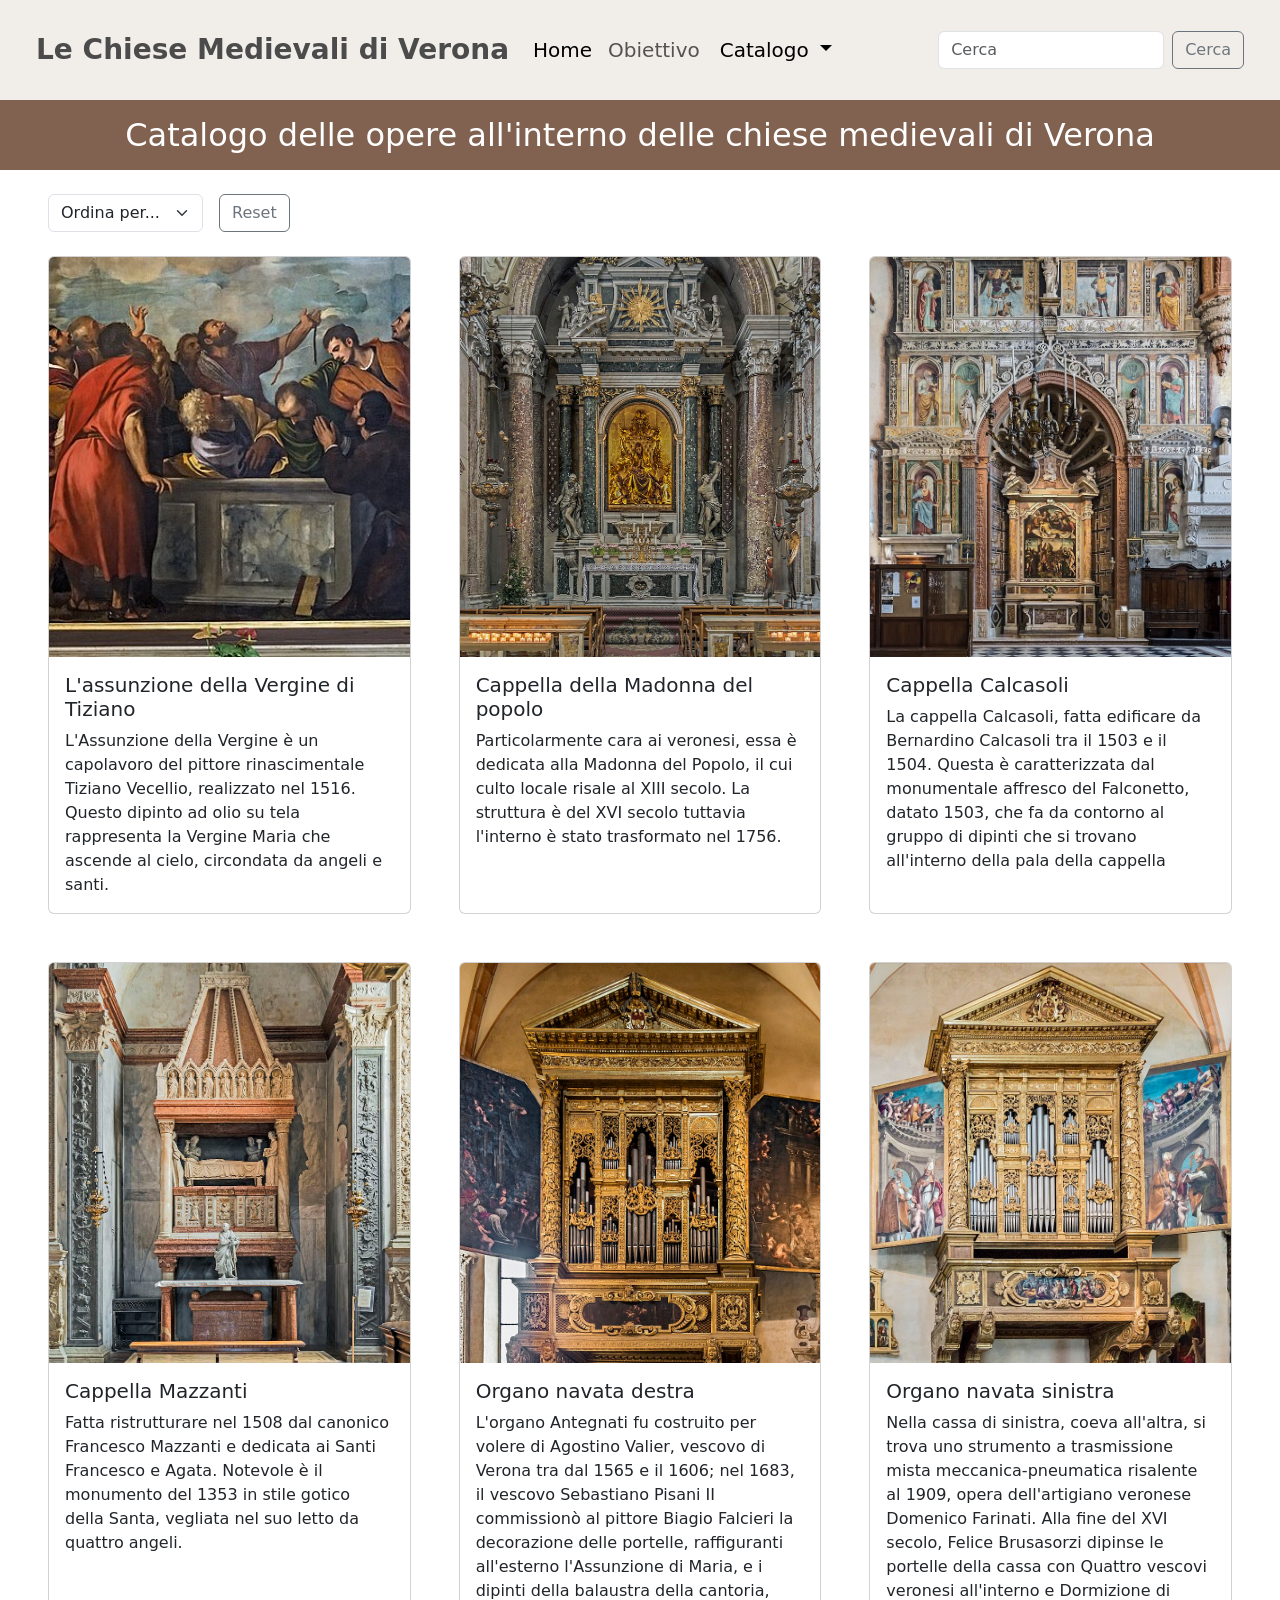
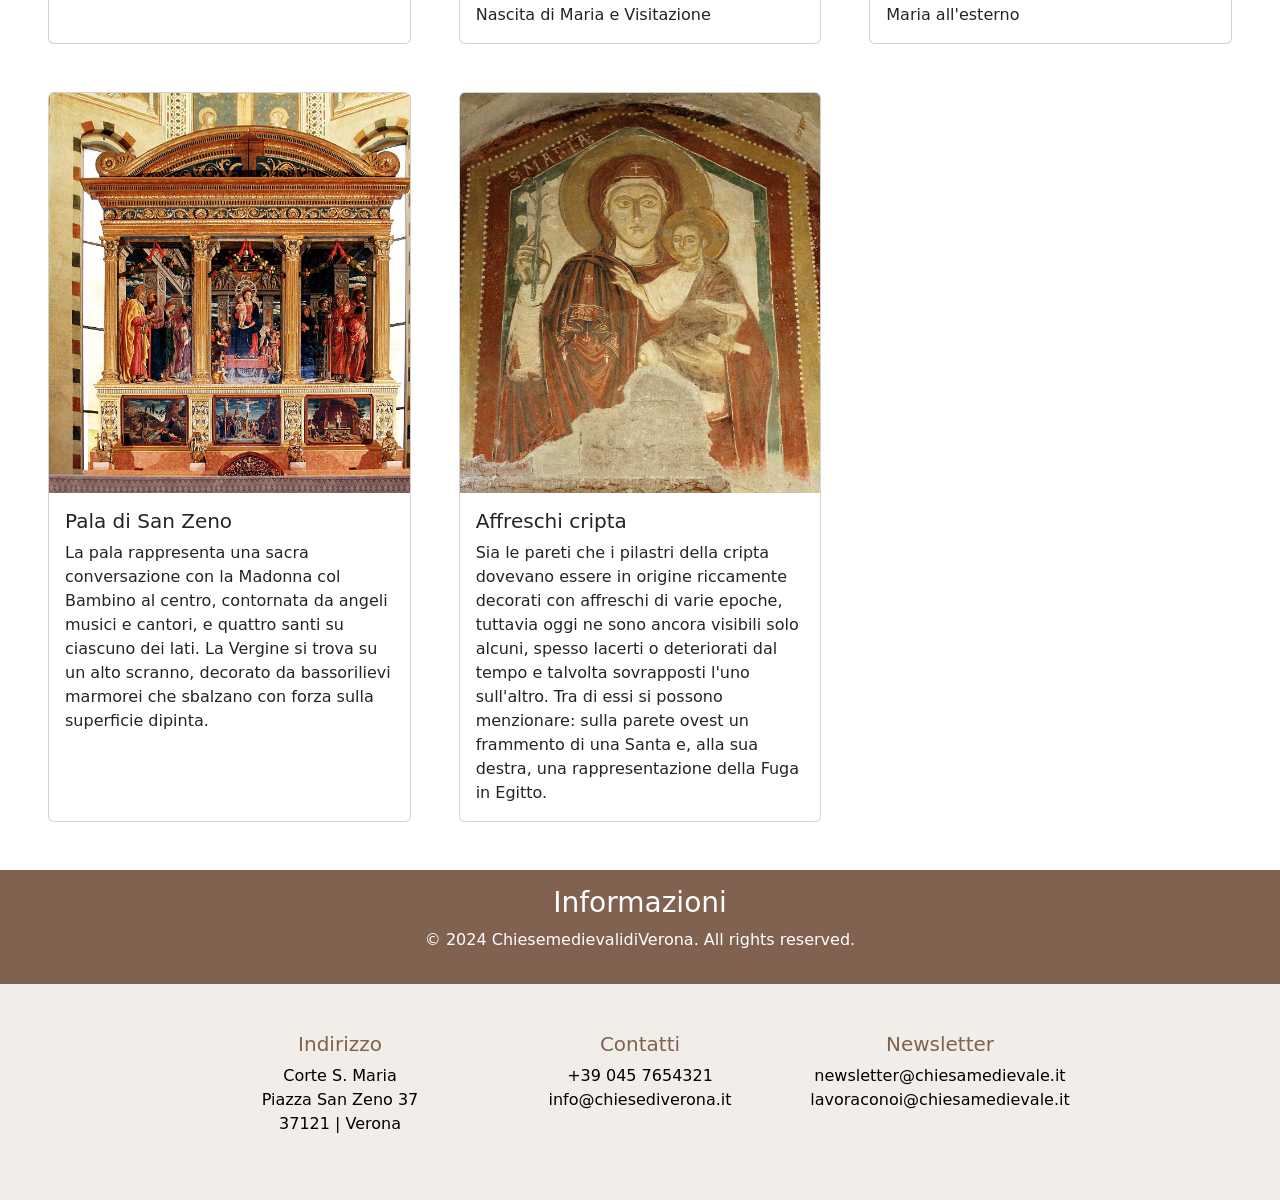
<file: catalogo.html>
<!doctype html>
<html lang="it">
  <head>
    <meta charset="utf-8">
    <meta name="viewport" content="width=device-width, initial-scale=1">
    <title>Chiese medievali di Verona</title>
    <link href="https://cdn.jsdelivr.net/npm/bootstrap@5.3.8/dist/css/bootstrap.min.css" rel="stylesheet" integrity="sha384-sRIl4kxILFvY47J16cr9ZwB07vP4J8+LH7qKQnuqkuIAvNWLzeN8tE5YBujZqJLB" crossorigin="anonymous">
    <link rel="stylesheet" href="styles/common.css">
    <link rel="stylesheet" href="styles/catalogo.css">
  </head>
  <body>
 
    <div class="navbar-container">
      <nav class="navbar navbar-expand-lg navbar-light p-4">
        <div class="container-fluid">
          <button class="navbar-toggler" type="button" data-bs-toggle="collapse" data-bs-target="#navbarToggler" aria-controls="navbarToggler" aria-expanded="false" aria-label="Toggle navigation">
            <span class="navbar-toggler-icon"></span>
          </button>
          <div class="collapse navbar-collapse" id="navbarToggler">
            <a class="navbar-brand fs-3 fw-bold" href="#" style="color: #4b4b4b;">Le Chiese Medievali di Verona</a>
            <ul class="navbar-nav me-auto">
              <li class="nav-item">
                <a class="nav-link active fs-5" aria-current="page" href="./index.html">Home</a>
              </li>
              <li class="nav-item">
                <a class="nav-link fs-5" href="#">Obiettivo</a>
              </li>
              <li class="nav-item" style="margin-top: 1.5px;">
                <button class="navbar-toggler" type="button" data-bs-toggle="collapse" data-bs-target="#navbarNavDarkDropdown" aria-controls="navbarNavDarkDropdown" aria-expanded="false" aria-label="Toggle navigation">
                  <span class="navbar-toggler-icon"></span>
                </button>
                <div class="collapse navbar-collapse" id="navbarNavDarkDropdown">
                  <ul class="navbar-nav">
                    <li class="nav-item dropdown">
                      <button class="btn btn-light dropdown-toggle fs-5" style="background-color: #F1EDE8; border-width: 0;" data-bs-toggle="dropdown" aria-expanded="false">
                        Catalogo
                      </button>
                      <ul class="dropdown-menu dropdown-menu-light">
                        <li><a class="dropdown-item fs-5" href="catalogo.html">Lista</a></li>
                        <li><a class="dropdown-item fs-5" href="#">Data</a></li>
                        <li><a class="dropdown-item fs-5" href="#">Stile architettonico</a></li>
                      </ul>
                    </li>
                  </ul>
                </div>
              </li>
            </ul>
            <form class="d-flex">
              <input class="form-control me-2" type="search" placeholder="Cerca" aria-label="Cerca">
              <button class="btn btn-outline-secondary" type="submit">Cerca</button>
            </form>
          </div>
        </div>
      </nav>
    </div>
   

    <h2 class="text-center py-3" style="background-color: rgb(129, 97, 79); color: white;">
      Catalogo delle opere all'interno delle chiese medievali di Verona
    </h2>

    <div class="ms-5 d-flex gap-3 my-4">
      <select id="sort" class="form-select w-auto">
        <option value="">Ordina per...</option>
        <option value="data">Data</option>
        <option value="stile">Stile artistico</option>
      </select>
      <button id="reset" class="btn btn-outline-secondary">Reset</button>
    </div>

    <div id="cards" class="row row-cols-1 row-cols-md-2 row-cols-lg-3 row-cols-xxl-4 g-5 mx-4 mb-5">
      <div class="col">
        <a href="tiziano.html" class="card-link" data-data="1535" data-stile="Rinascimento">
          <div class="card h-100">
            <img src="img/opere/L'assunzione_del_Tiziano.jpg" class="card-img-top card-img-home" alt="...">
            <div class="card-body">
              <h5 class="card-title">L'assunzione della Vergine di Tiziano</h5>
              <p class="card-text">L'Assunzione della Vergine è un capolavoro del pittore rinascimentale Tiziano Vecellio, realizzato nel 1516. 
                Questo dipinto ad olio su tela rappresenta la Vergine Maria che ascende al cielo, circondata da angeli e santi. </p>
            </div>
          </div>
        </a>
      </div>
      <div class="col">
        <a  class="card-link" data-data="1921" data-stile="Art Nouveau">
          <div class="card h-100">
            <img src="img/opere/capella_della_madonna_del_popolo.jpg" class="card-img-top card-img-home" alt="...">
            <div class="card-body">
              <h5 class="card-title">Cappella della Madonna del popolo</h5>
              <p class="card-text"> Particolarmente cara ai veronesi, essa è dedicata alla Madonna del Popolo, 
                il cui culto locale risale al XIII secolo. La struttura è del XVI secolo tuttavia l'interno è stato trasformato nel 1756.</p>
            </div>
          </div>
        </a>
      </div>
      <div class="col">
        <a  class="card-link" data-data="1503" data-stile="Rinascimento">
          <div class="card h-100">
            <img src="img/opere/cappella_calcasoli.jpg" class="card-img-top card-img-home" alt="...">
            <div class="card-body">
              <h5 class="card-title">Cappella Calcasoli</h5>
              <p class="card-text">La cappella Calcasoli, fatta edificare da Bernardino Calcasoli tra il 1503 e il 1504. 
                Questa è caratterizzata dal monumentale affresco del Falconetto, datato 1503, che fa da contorno al gruppo di dipinti che si trovano all'interno della pala della cappella</p>
            </div>
          </div>
        </a> 
      </div>
      <div class="col">
        <a  class="card-link" data-data="1353" data-stile="Gotico">
          <div class="card h-100">
            <img src="img/opere/cappella_mazzanti.jpg" class="card-img-top card-img-home" alt="...">
            <div class="card-body">
              <h5 class="card-title">Cappella Mazzanti</h5>
              <p class="card-text">Fatta ristrutturare nel 1508 dal canonico Francesco Mazzanti e dedicata ai Santi Francesco e Agata. 
                Notevole è il monumento del 1353 in stile gotico della Santa, vegliata nel suo letto da quattro angeli.</p>
            </div>
          </div>
        </a>
      </div>
      <div class="col">
        <a  class="card-link" data-data="1683" data-stile="Barocco">
          <div class="card h-100">
            <img src="img/opere/organ_destra.jpg" class="card-img-top card-img-home" alt="...">
            <div class="card-body">
              <h5 class="card-title">Organo navata destra</h5>
              <p class="card-text">L'organo Antegnati fu costruito per volere di Agostino Valier, vescovo di Verona tra dal 1565 e il 1606; nel 1683, il vescovo Sebastiano Pisani II commissionò al pittore Biagio Falcieri 
                la decorazione delle portelle, raffiguranti all'esterno l'Assunzione di Maria, e i dipinti della balaustra della cantoria, Nascita di Maria e Visitazione</p>
            </div>
          </div>
        </a> 
      </div>
      <div class="col">
        <a  class="card-link" data-data="1590" data-stile="Manierismo">
          <div class="card h-100">
            <img src="img/opere/organo_sinistra.jpg" class="card-img-top card-img-home" alt="...">
            <div class="card-body">
              <h5 class="card-title">Organo navata sinistra</h5>
              <p class="card-text">Nella cassa di sinistra, coeva all'altra, si trova uno strumento a trasmissione mista meccanica-pneumatica risalente al 1909, opera dell'artigiano veronese Domenico Farinati. 
                Alla fine del XVI secolo, Felice Brusasorzi dipinse le portelle della cassa con Quattro vescovi veronesi all'interno e Dormizione di Maria all'esterno </p>
            </div>
          </div>
        </a>
      </div>
      <div class="col">
        <a  class="card-link" data-data="1456" data-stile="Rinascimento">
          <div class="card h-100">
            <img src="img/opere/pala_di_san_zeno.jpg" class="card-img-top card-img-home" alt="...">
            <div class="card-body">
              <h5 class="card-title">Pala di San Zeno</h5>
              <p class="card-text">La pala rappresenta una sacra conversazione con la Madonna col Bambino al centro, contornata da angeli musici e cantori, e quattro santi su ciascuno dei lati. 
                La Vergine si trova su un alto scranno, decorato da bassorilievi marmorei che sbalzano con forza sulla superficie dipinta. </p>
            </div>
          </div>
        </a>
      </div>
      <div class="col">
        <a  class="card-link" data-data="1200" data-stile="Pre Rinascimento">
          <div class="card h-100">
            <img src="img/opere/affreschi_cripta.jpg" class="card-img-top card-img-home" alt="...">
            <div class="card-body">
              <h5 class="card-title">Affreschi cripta</h5>
              <p class="card-text"> Sia le pareti che i pilastri della cripta dovevano essere in origine riccamente decorati con affreschi di varie epoche, tuttavia oggi ne sono ancora visibili solo alcuni, spesso lacerti o deteriorati dal tempo e talvolta sovrapposti l'uno sull'altro. Tra di essi si possono menzionare: 
                sulla parete ovest un frammento di una Santa e, alla sua destra, una rappresentazione della Fuga in Egitto.</p>
            </div>
          </div>
        </a>
      </div>
    </div>

    
    <div class="footer-container">
      <div class="footer-top">
        <h3>Informazioni</h3>
        <p>© 2024 ChiesemedievalidiVerona. All rights reserved.</p>
      </div>
      <div class="footer-bottom">
        <div class="footer-bottom-content">
          <h5>Indirizzo</h5>
          <p>
            Corte S. Maria<br>
            Piazza San Zeno 37<br>
            37121 | Verona
          </p>
        </div>
        <div class="footer-bottom-content">
          <h5>Contatti</h5>
          <p>
            +39 045 7654321<br>
            info@chiesediverona.it<br>
          </p>
        </div>
        <div class="footer-bottom-content">
          <h5>Newsletter</h5>
          <p>
            newsletter@chiesamedievale.it<br>
            lavoraconoi@chiesamedievale.it
          </p>
        </div>
      </div>
    </div>
    
    
    <script src="https://cdn.jsdelivr.net/npm/bootstrap@5.3.8/dist/js/bootstrap.bundle.min.js" integrity="sha384-FKyoEForCGlyvwx9Hj09JcYn3nv7wiPVlz7YYwJrWVcXK/BmnVDxM+D2scQbITxI" crossorigin="anonymous"></script>
    <script>
      const select = document.getElementById('sort');
      const reset = document.getElementById('reset');
      const cardsContainer = document.getElementById('cards');

      select.addEventListener('change', () => {
        const value = select.value;
        const cards = Array.from(cardsContainer.children);

        cards.sort((a, b) => {
          const cardA = a.querySelector('.card-link');
          const cardB = b.querySelector('.card-link');

          if (value === 'data') {
            return new Date(cardA.dataset.data) - new Date(cardB.dataset.data);
          }
          if (value === 'stile') {
            return cardA.dataset.stile.localeCompare(cardB.dataset.stile);
          }
          return 0;
        });

        cards.forEach(card => cardsContainer.appendChild(card));
      });

      reset.addEventListener('click', () => {
        select.value = "";
        location.reload();
      });
    </script>
  
  </body>
</html>
</file>
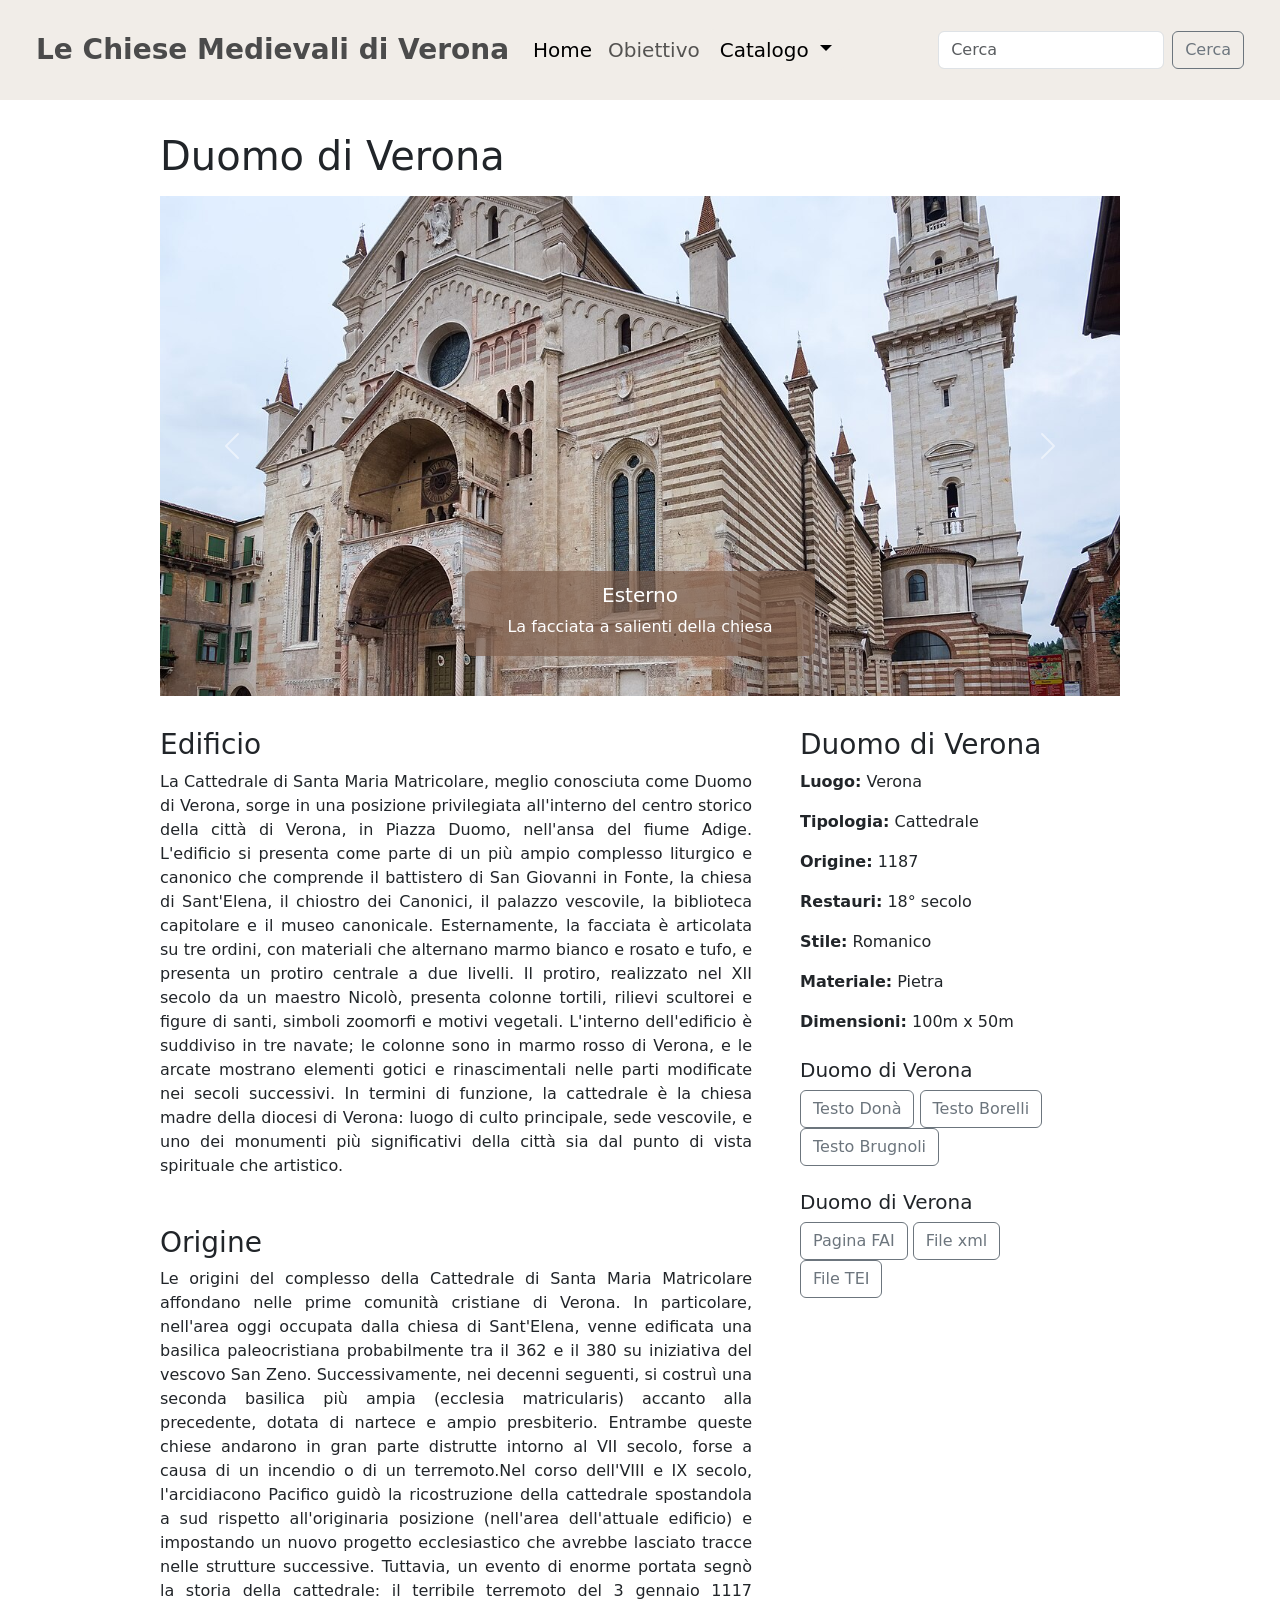
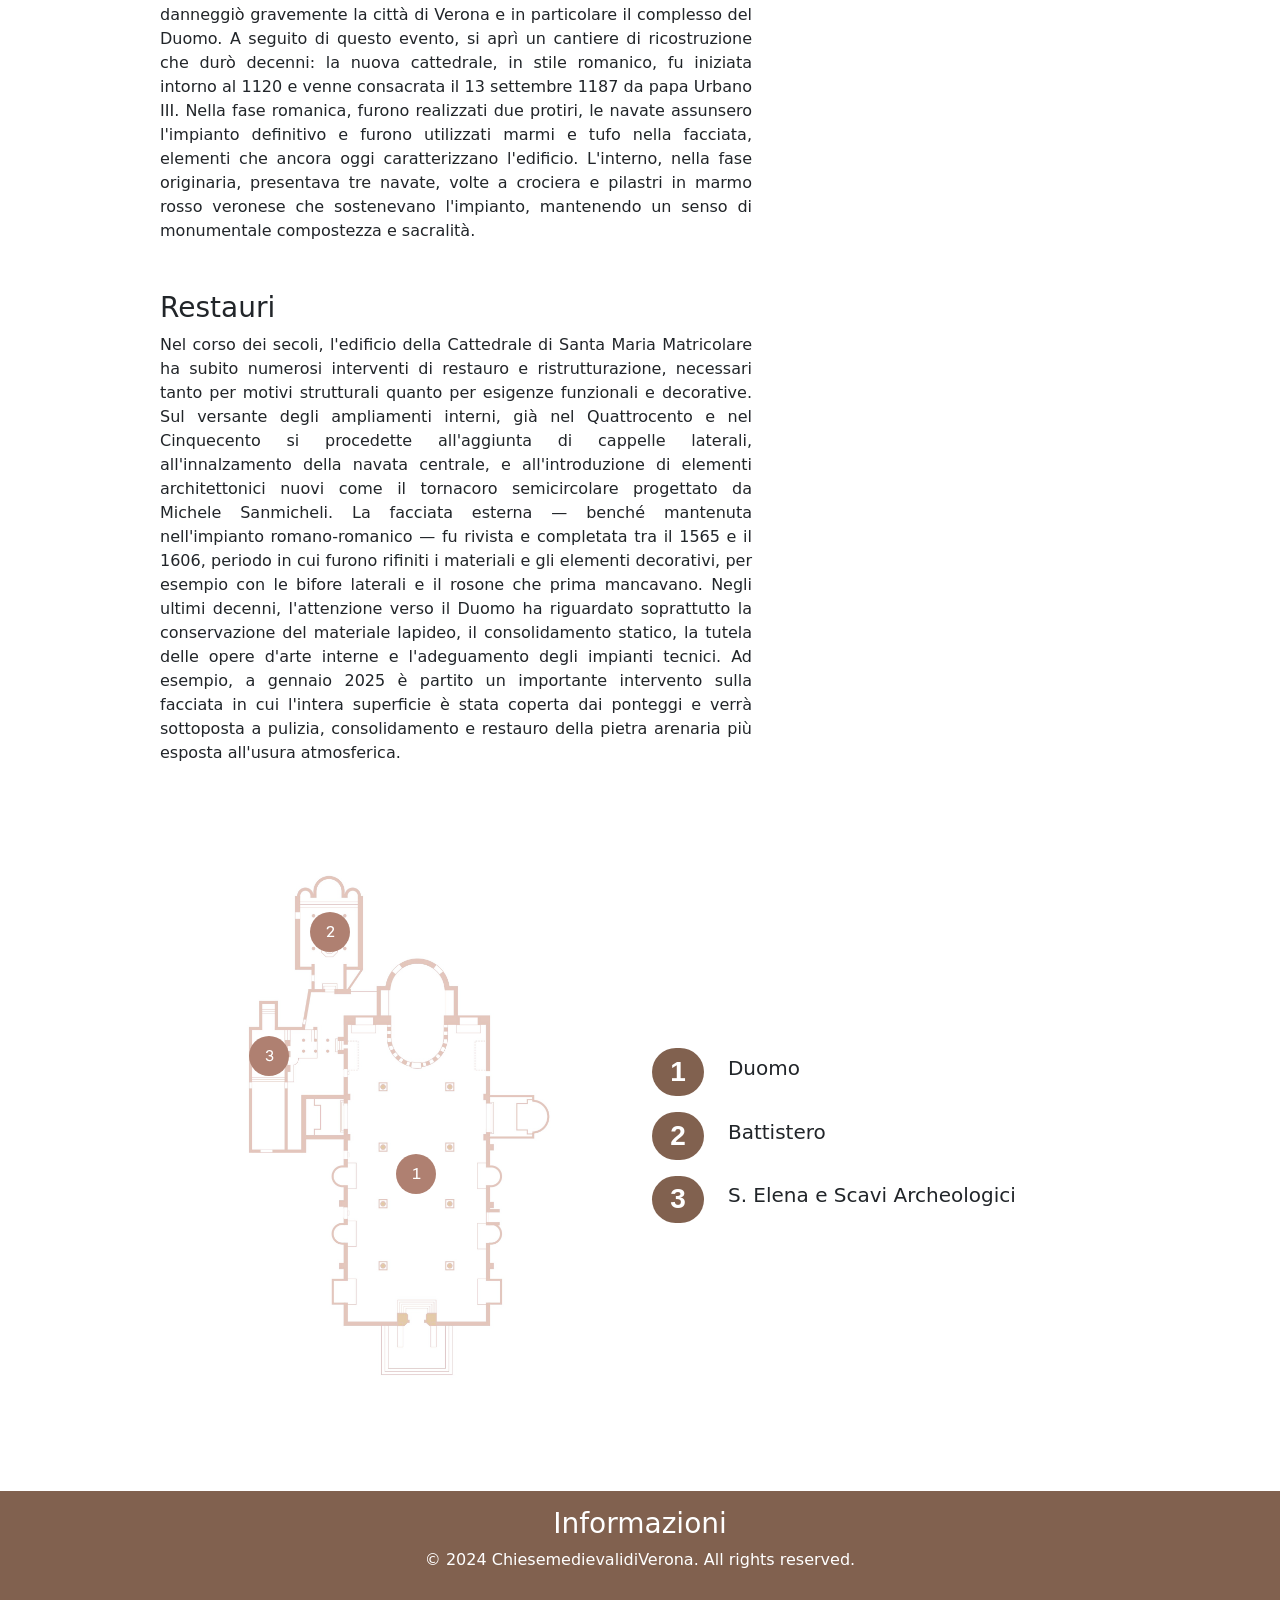
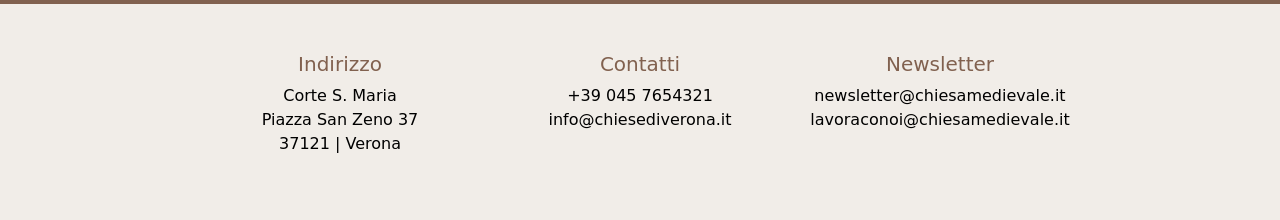
<file: duomodiverona.html>
<!doctype html>
<html lang="en">
  <head>
    <!-- METADATI DC -->
     <meta name="DC.Title" content="Il duomo di Verona">
    <meta name="DC.Creator" content="Dalila Zanotto">
    <meta name="DC.Subject" content="Architettura religiosa; Chiese di Verona; Patrimonio artistico veronese">
    <meta name="DC.Description" content="Caratteristiche pricnipali del Duomo di Verona.">
    <meta name="DC.Publisher" content="Università di Bologna">
    <meta name="DC.Contributor" content="Dalila Zanotto">
    <meta name="DC.Date" content="20-ottobre-2025">
    <meta name="DC.Type" content="Sito web">
    <meta name="DC.Format" content="HTML/CSS/JS">
    <link rel="DC.Identifier" href="https://www.github.com/dalilazanotto/ChiesediVerona">
    <meta name="DC.Source" content="Verona, Le chiese storiche">
    <meta name="DC.Source" content="Wikipedia, Le chiese di Verona">
    <meta name="DC.Source" content="La cattedrale di Verona nelle sue vicende edilizie dal secolo IV al secolo XVI di Pierpaolo Brugnolo">
    <meta name="DC.Source" content="Duomo di Verona di Pierpaolo Brugnolo">
    <meta name="DC.Language" content="it">
    <meta name="DC.relation" 
        content="SBN SBL0303338" />
    <meta name="DC.relation" 
        content="ISBN 88-7743-023-0" />
    <meta name="DC.relation" 
        content="SBN VIA0098004" />
    <link rel="DC.Coverage" 
      href="http://vocab.getty.edu/page/tgn/7003007">
    <meta name="DC.Rights" 
        content="© 2025 Dalila Zanotto - Licenza Creative Commons BY-NC-SA 4.0 (https://creativecommons.org/licenses/by-nc-sa/4.0/)">
    <link rel="metadata" type="application/xml" href="duomo-metadata.xml/duomo-metadata.xml">
    <link rel="alternate" type="application/tei+xml" href="TEI-duomo/tei-duomo.xml">
    <link rel="stylesheet" href="styles/common.css">
    <link rel="stylesheet" href="styles/duomo.css">
    <meta charset="utf-8">
    <meta name="viewport" content="width=device-width, initial-scale=1">

    <link href="https://cdn.jsdelivr.net/npm/bootstrap@5.0.2/dist/css/bootstrap.min.css" rel="stylesheet" integrity="sha384-EVSTQN3/azprG1Anm3QDgpJLIm9Nao0Yz1ztcQTwFspd3yD65VohhpuuCOmLASjC" crossorigin="anonymous">
  </head>
  <body>
  
    <div class="navbar-container">
      <nav class="navbar navbar-expand-lg navbar-light p-4">
        <div class="container-fluid">
          <button class="navbar-toggler" type="button" data-bs-toggle="collapse" data-bs-target="#navbarToggler" aria-controls="navbarToggler" aria-expanded="false" aria-label="Toggle navigation">
            <span class="navbar-toggler-icon"></span>
          </button>
          <div class="collapse navbar-collapse" id="navbarToggler">
            <a class="navbar-brand fs-3 fw-bold" href="#" style="color: #4b4b4b;">Le Chiese Medievali di Verona</a>
            <ul class="navbar-nav me-auto">
              <li class="nav-item">
                <a class="nav-link active fs-5" aria-current="page" href="./index.html">Home</a>
              </li>
              <li class="nav-item">
                <a class="nav-link fs-5" href="#">Obiettivo</a>
              </li>
              <li class="nav-item" style="margin-top: 1.5px;">
                <button class="navbar-toggler" type="button" data-bs-toggle="collapse" data-bs-target="#navbarNavDarkDropdown" aria-controls="navbarNavDarkDropdown" aria-expanded="false" aria-label="Toggle navigation">
                  <span class="navbar-toggler-icon"></span>
                </button>
                <div class="collapse navbar-collapse" id="navbarNavDarkDropdown">
                  <ul class="navbar-nav">
                    <li class="nav-item dropdown">
                      <button class="btn btn-light dropdown-toggle fs-5" style="background-color: #F1EDE8; border-width: 0;" data-bs-toggle="dropdown" aria-expanded="false">
                        Catalogo
                      </button>
                      <ul class="dropdown-menu dropdown-menu-light">
                        <li><a class="dropdown-item fs-5" href="catalogo.html">Lista</a></li>
                        <li><a class="dropdown-item fs-5" href="#">Data</a></li>
                        <li><a class="dropdown-item fs-5" href="#">Stile architettonico</a></li>
                      </ul>
                    </li>
                  </ul>
                </div>
              </li>
            </ul>
            <form class="d-flex">
              <input class="form-control me-2" type="search" placeholder="Cerca" aria-label="Cerca">
              <button class="btn btn-outline-secondary" type="submit">Cerca</button>
            </form>
          </div>
        </div>
      </nav>
    </div>
  
    <div class="container-padding">
      <h1 class="mb-3">Duomo di Verona</h1>
      <div id="carouselDuomo" class="carousel slide">
        <div class="carousel-inner">
          <div class="carousel-item active">
            <img src="img/chiese/duomo-esterno.jpg" class="d-block w-100 carousel-duomo-img" alt="esterno duomo verona">
            <div class="carousel-caption d-none d-md-block">
              <div class="duomo-carousel-description">
                <h5>Esterno</h5>
                <p>La facciata a salienti della chiesa</p>
              </div>
            </div>
          </div>
          <div class="carousel-item">
            <img src="img/chiese/Interno-duomo.webp" class="d-block w-100 carousel-duomo-img" alt="interno duomo verona">
            <div class="carousel-caption d-none d-md-block">
              <div class="duomo-carousel-description">
                <h5>Interno</h5>
                <p>Le monumentali colonne in marmo rosa</p>
              </div>
            </div>
          </div>
          <div class="carousel-item">
            <img src="img/chiese/duomo_tornacoro.jpg" class="d-block w-100 carousel-duomo-img" alt="tornacoro duomo verona">
            <div class="carousel-caption d-none d-md-block">
              <div class="duomo-carousel-description">
                <h5>Tornacoro</h5>
                <p>Progettato da Michele Sanmicheli</p>
              </div>
            </div>
          </div>
        </div>
        <button class="carousel-control-prev" type="button" data-bs-target="#carouselDuomo" data-bs-slide="prev">
          <span class="carousel-control-prev-icon" aria-hidden="true"></span>
          <span class="visually-hidden">Previous</span>
        </button>
        <button class="carousel-control-next" type="button" data-bs-target="#carouselDuomo" data-bs-slide="next">
          <span class="carousel-control-next-icon" aria-hidden="true"></span>
          <span class="visually-hidden">Next</span>
        </button>
      </div>
      <div class="paragraph-container">
        <div style="flex: 4;">
          <div class="paragraph">
            <h3>Edificio</h3>
            <p>La Cattedrale di Santa Maria Matricolare, meglio conosciuta come Duomo di Verona, sorge in una posizione privilegiata all'interno del centro storico della città di Verona, in Piazza Duomo, nell'ansa del fiume Adige. 
               L'edificio si presenta come parte di un più ampio complesso liturgico e canonico che comprende il battistero di San Giovanni in Fonte, la chiesa di Sant'Elena, il chiostro dei Canonici, il palazzo vescovile, la biblioteca capitolare e il museo canonicale. 
                Esternamente, la facciata è articolata su tre ordini, con materiali che alternano marmo bianco e rosato e tufo, e presenta un protiro centrale a due livelli.  
                Il protiro, realizzato nel XII secolo da un maestro Nicolò, presenta colonne tortili, rilievi scultorei e figure di santi, simboli zoomorfi e motivi vegetali. 
                L'interno dell'edificio è suddiviso in tre navate; le colonne sono in marmo rosso di Verona, e le arcate mostrano elementi gotici e rinascimentali nelle parti modificate nei secoli successivi. 
                In termini di funzione, la cattedrale è la chiesa madre della diocesi di Verona: luogo di culto principale, sede vescovile, e uno dei monumenti più significativi della città sia dal punto di vista spirituale che artistico.</p>
          </div>
          <div class="paragraph">
            <h3>Origine</h3>
            <p>Le origini del complesso della Cattedrale di Santa Maria Matricolare affondano nelle prime comunità cristiane di Verona. 
              In particolare, nell'area oggi occupata dalla chiesa di Sant'Elena, venne edificata una basilica paleocristiana probabilmente tra il 362 e il 380 su iniziativa del vescovo San Zeno. 
              Successivamente, nei decenni seguenti, si costruì una seconda basilica più ampia (ecclesia matricularis) accanto alla precedente, dotata di nartece e ampio presbiterio.  
              Entrambe queste chiese andarono in gran parte distrutte intorno al VII secolo, forse a causa di un incendio o di un terremoto.Nel corso dell'VIII e IX secolo, l'arcidiacono Pacifico guidò la ricostruzione della cattedrale spostandola 
              a sud rispetto all'originaria posizione (nell'area dell'attuale edificio) e impostando un nuovo progetto ecclesiastico che avrebbe lasciato tracce nelle strutture successive. 
              Tuttavia, un evento di enorme portata segnò la storia della cattedrale: il terribile terremoto del 3 gennaio 1117 danneggiò gravemente la città di Verona e in particolare il complesso del Duomo. 
              A seguito di questo evento, si aprì un cantiere di ricostruzione che durò decenni: la nuova cattedrale, in stile romanico, fu iniziata intorno al 1120 e venne consacrata il 13 settembre 1187 da papa Urbano III. 
              Nella fase romanica, furono realizzati due protiri, le navate assunsero l'impianto definitivo e furono utilizzati marmi e tufo nella facciata, elementi che ancora oggi caratterizzano l'edificio. L'interno, nella fase originaria, 
              presentava tre navate, volte a crociera e pilastri in marmo rosso veronese che sostenevano l'impianto, mantenendo un senso di monumentale compostezza e sacralità. </p>
          </div>
          <div class="paragraph">
            <h3>Restauri</h3>
            <p>Nel corso dei secoli, l'edificio della Cattedrale di Santa Maria Matricolare ha subito numerosi interventi di restauro e ristrutturazione, necessari tanto per motivi strutturali quanto per esigenze funzionali e decorative. 
               Sul versante degli ampliamenti interni, già nel Quattrocento e nel Cinquecento si procedette all'aggiunta di cappelle laterali, all'innalzamento della navata centrale, e all'introduzione di elementi architettonici nuovi come il tornacoro semicircolare progettato da Michele Sanmicheli. 
               La facciata esterna — benché mantenuta nell'impianto romano-romanico — fu rivista e completata tra il 1565 e il 1606, periodo in cui furono rifiniti i materiali e gli elementi decorativi, per esempio con le bifore laterali e il rosone che prima mancavano.
               Negli ultimi decenni, l'attenzione verso il Duomo ha riguardato soprattutto la conservazione del materiale lapideo, il consolidamento statico, la tutela delle opere d'arte interne e l'adeguamento degli impianti tecnici. 
               Ad esempio, a gennaio 2025 è partito un importante intervento sulla facciata in cui l'intera superficie è stata coperta dai ponteggi e verrà sottoposta a pulizia, consolidamento e restauro della pietra arenaria più esposta all'usura atmosferica.</p>
          </div>
        </div>
        <div style="flex: 2;">
          <div class="paragraph">
            <h3>Duomo di Verona</h3>
            <p><b>Luogo:</b> Verona</p>
            <p><b>Tipologia:</b> Cattedrale</p>
            <p><b>Origine:</b> 1187</p>
            <p><b>Restauri:</b> 18° secolo</p>
            <p><b>Stile:</b> Romanico</p>
            <p><b>Materiale:</b> Pietra</p>
            <p><b>Dimensioni:</b> 100m x 50m</p>
            <h5 class="mt-4">Duomo di Verona</h5>
            <a type="button" class="btn btn-outline-secondary">Testo Donà</a>
            <a type="button" class="btn btn-outline-secondary">Testo Borelli</a>
            <a type="button" class="btn btn-outline-secondary">Testo Brugnoli</a>
            <h5 class="mt-4">Duomo di Verona</h5>
            <a type="button" class="btn btn-outline-secondary" href="https://fondoambiente.it/eventi-fai-verona-e-dintorni/">Pagina FAI</a>
            <a type="button" class="btn btn-outline-secondary" href="duomo-metadata.xml/duomo-metadata.xml">File xml</a>
            <a type="button" class="btn btn-outline-secondary" href="TEI-duomo/tei-duomo.xml">File TEI</a>
          </div>
        </div>
      </div>
      <div class="row align-items-start">
        <div class="col d-flex justify-content-end">
          <img src="img/chiese/pianta-duomo.svg" class="w-60 my-5" alt="Mappa delle chiese di Verona">
        </div>
        <div class="col align-self-center">
          <div class="row row-cols-auto align-items-center">
            <div class="col">
              <span class="badge rounded-pill fs-3 my-2">1</span> 
            </div>
            <div class="col">
              <h5>Duomo</h5>
            </div>
          </div>
          <div class="row row-cols-auto align-items-center">
            <div class="col">
              <span class="badge rounded-pill fs-3 my-2">2</span> 
            </div>
            <div class="col">
              <h5>Battistero</h5>
            </div>
          </div>
          <div class="row row-cols-auto align-items-center">
            <div class="col">
              <span class="badge rounded-pill fs-3 my-2">3</span> 
            </div>
            <div class="col">
              <h5>S. Elena e Scavi Archeologici</h5>
            </div>
          </div>
        </div>
      </div>
    </div>
   
    <div class="footer-container">
      <div class="footer-top">
        <h3>Informazioni</h3>
        <p>© 2024 ChiesemedievalidiVerona. All rights reserved.</p>
      </div>
      <div class="footer-bottom">
        <div class="footer-bottom-content">
          <h5>Indirizzo</h5>
          <p>
            Corte S. Maria<br>
            Piazza San Zeno 37<br>
            37121 | Verona
          </p>
        </div>
        <div class="footer-bottom-content">
          <h5>Contatti</h5>
          <p>
            +39 045 7654321<br>
            info@chiesediverona.it<br>
          </p>
        </div>
        <div class="footer-bottom-content">
          <h5>Newsletter</h5>
          <p>
            newsletter@chiesamedievale.it<br>
            lavoraconoi@chiesamedievale.it
          </p>
        </div>
      </div>
    </div>
 
    <script src="https://cdn.jsdelivr.net/npm/bootstrap@5.0.2/dist/js/bootstrap.bundle.min.js" integrity="sha384-MrcW6ZMFYlzcLA8Nl+NtUVF0sA7MsXsP1UyJoMp4YLEuNSfAP+JcXn/tWtIaxVXM" crossorigin="anonymous"></script>
  </body>
</html>
</file>
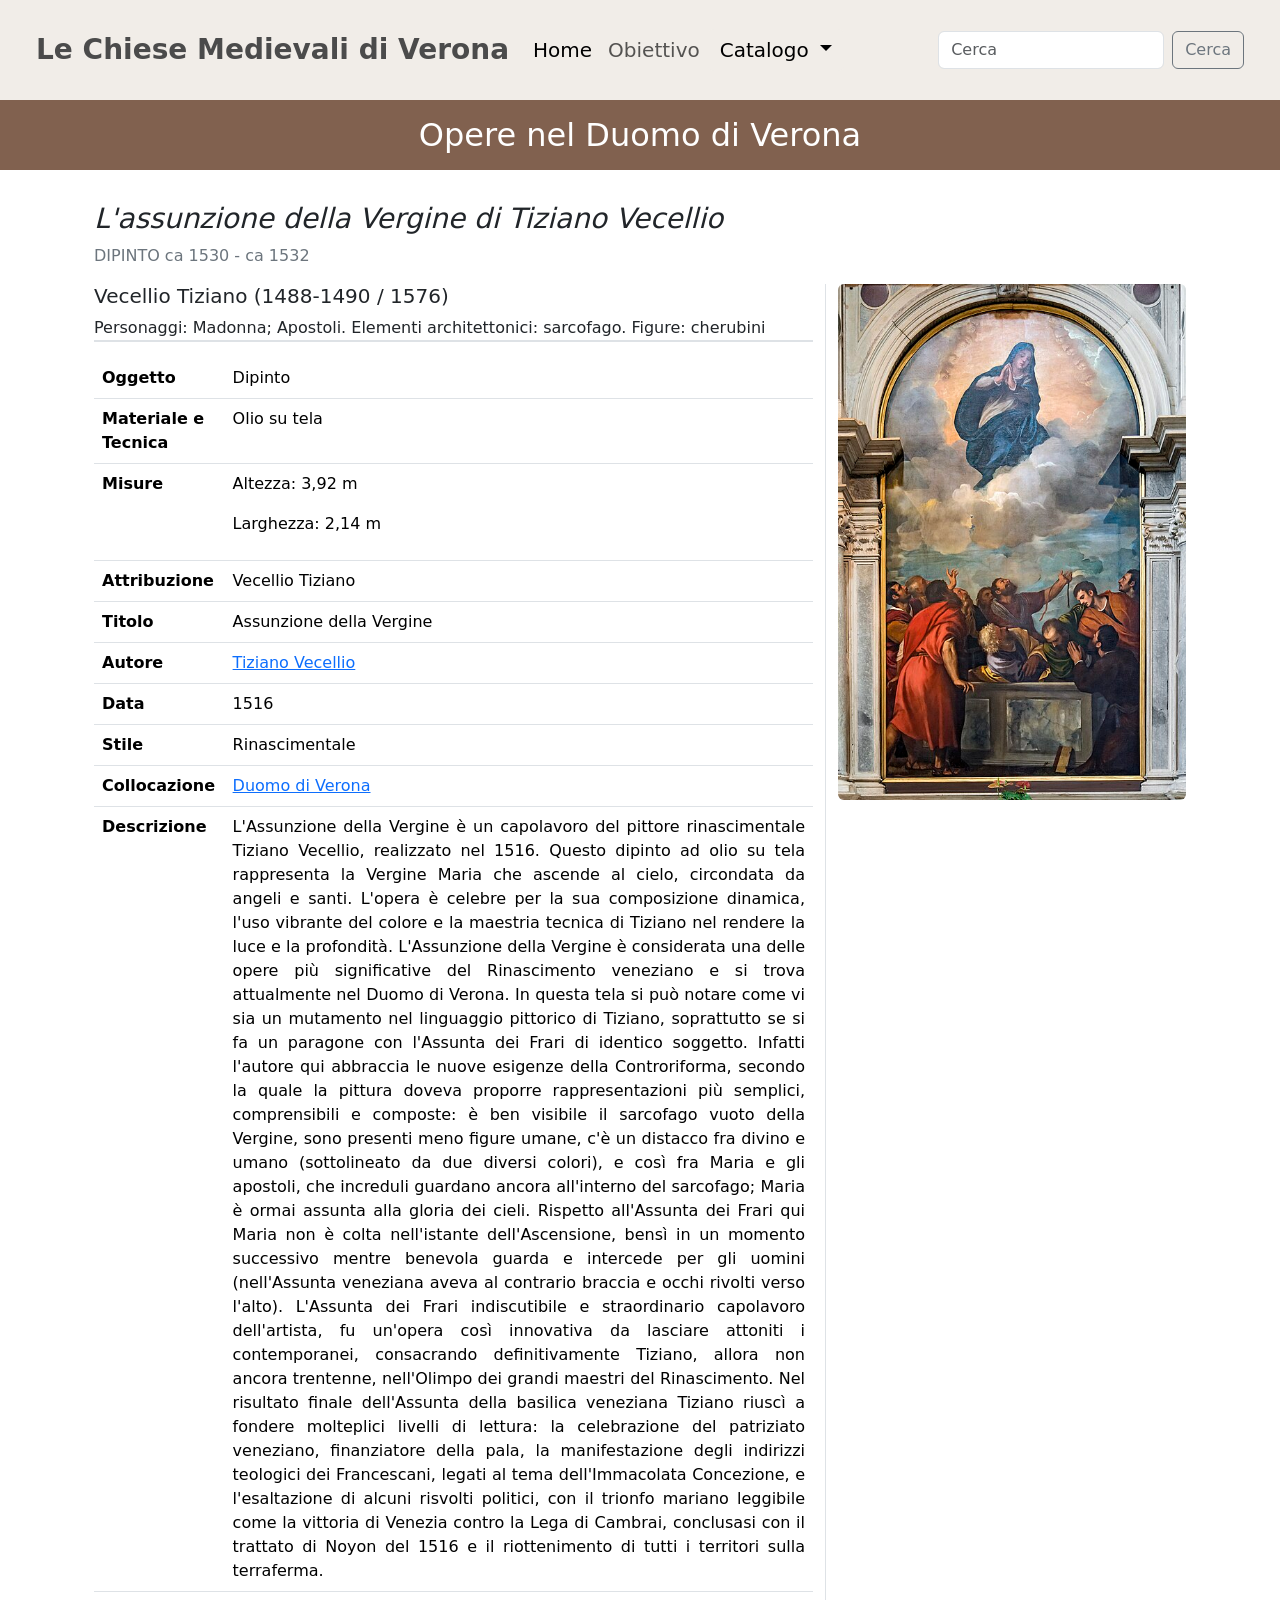
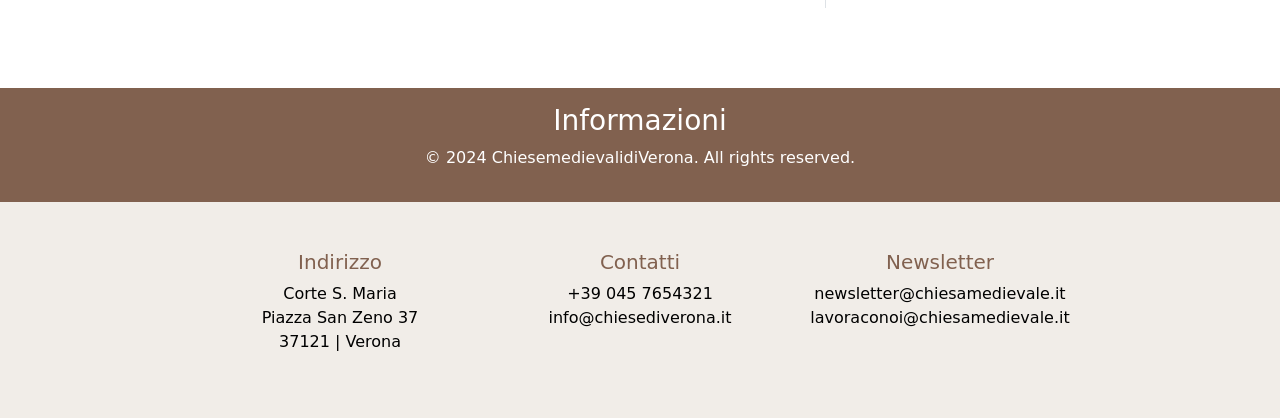
<file: tiziano.html>
<!doctype html>
<html lang="it">
  <head>
    <meta charset="utf-8">
    <meta name="viewport" content="width=device-width, initial-scale=1">
    <meta name="DC.Title" content="Assunzione di Tiziano">
    <meta name="DC.Creator" content="Dalila Zanotto">
    <meta name="DC.Subject" content="Arte rinascimentale; Tiziano">
    <meta name="DC.Description" content="Informazioni sull'opera 'Assunzione di Tiziano', analisi storica e artistica.">
    <meta name="DC.Publisher" content="Università di Bologna">
    <meta name="DC.Contributor" content="Dalila Zanotto">
    <meta name="DC.Date" content="2025-10-20">
    <meta name="DC.Type" content="Analisi artistica">
    <meta name="DC.Format" content="HTML/CSS/JS">
    <meta name="DC.Identifier" content="https://www.github.com/dalilazanotto/AssunzioneTiziano">
    <meta name="DC.Source" content="Catalogo delle opere di Tiziano; Wikipedia, Assunzione di Tiziano;">
    <meta name="DC.Language" content="it">
    <meta name="DC.Coverage" content="Verona Assunzione della Vergine">
    <meta name="DC.Rights" content="© 2025 Dalila Zanotto - Licenza Creative Commons BY-NC-SA 4.0 (https://creativecommons.org/licenses/by-nc-sa/4.0/)">
    <link rel="metadata" type="application/xml" href="tiziano.xml">

    <title>Chiese medievali di Verona</title>
    <link href="https://cdn.jsdelivr.net/npm/bootstrap@5.3.8/dist/css/bootstrap.min.css" rel="stylesheet" integrity="sha384-sRIl4kxILFvY47J16cr9ZwB07vP4J8+LH7qKQnuqkuIAvNWLzeN8tE5YBujZqJLB" crossorigin="anonymous">
    <link rel="stylesheet" href="styles/common.css">
    <link rel="stylesheet" href="styles/tiziano.css">
  </head>
  <body>
   
    <div class="navbar-container">
      <nav class="navbar navbar-expand-lg navbar-light p-4">
        <div class="container-fluid">
          <button class="navbar-toggler" type="button" data-bs-toggle="collapse" data-bs-target="#navbarToggler" aria-controls="navbarToggler" aria-expanded="false" aria-label="Toggle navigation">
            <span class="navbar-toggler-icon"></span>
          </button>
          <div class="collapse navbar-collapse" id="navbarToggler">
            <a class="navbar-brand fs-3 fw-bold" href="#" style="color: #4b4b4b;">Le Chiese Medievali di Verona</a>
            <ul class="navbar-nav me-auto">
              <li class="nav-item">
                <a class="nav-link active fs-5" aria-current="page" href="./index.html">Home</a>
              </li>
              <li class="nav-item">
                <a class="nav-link fs-5" href="#">Obiettivo</a>
              </li>
              <li class="nav-item" style="margin-top: 1.5px;">
                <button class="navbar-toggler" type="button" data-bs-toggle="collapse" data-bs-target="#navbarNavDarkDropdown" aria-controls="navbarNavDarkDropdown" aria-expanded="false" aria-label="Toggle navigation">
                  <span class="navbar-toggler-icon"></span>
                </button>
                <div class="collapse navbar-collapse" id="navbarNavDarkDropdown">
                  <ul class="navbar-nav">
                    <li class="nav-item dropdown">
                      <button class="btn btn-light dropdown-toggle fs-5" style="background-color: #F1EDE8; border-width: 0;" data-bs-toggle="dropdown" aria-expanded="false">
                        Catalogo
                      </button>
                      <ul class="dropdown-menu dropdown-menu-light">
                        <li><a class="dropdown-item fs-5" href="catalogo.html">Lista</a></li>
                        <li><a class="dropdown-item fs-5" href="#">Data</a></li>
                        <li><a class="dropdown-item fs-5" href="#">Stile architettonico</a></li>
                      </ul>
                    </li>
                  </ul>
                </div>
              </li>
            </ul>
            <form class="d-flex">
              <input class="form-control me-2" type="search" placeholder="Cerca" aria-label="Cerca">
              <button class="btn btn-outline-secondary" type="submit">Cerca</button>
            </form>
          </div>
        </div>
      </nav>
    </div>
    

    <h2 class="text-center py-3" style="background-color: rgb(129, 97, 79); color: white;">
      Opere nel Duomo di Verona
    </h2>

    

    <div class="container row mx-auto">
      <h3 class="fst-italic mt-4">L'assunzione della Vergine di Tiziano Vecellio</h3>
      <p class="text-secondary">DIPINTO ca 1530 - ca 1532</p>
      <div class="col border-end">
        

        <h5>Vecellio Tiziano (1488-1490 / 1576)</h5>
        <p class="border-bottom border-2">Personaggi: Madonna; Apostoli. Elementi architettonici: sarcofago. Figure: cherubini</p>
        <table class="table container">
          <tbody>
            <tr>
              <td><b>Oggetto</b></td>
              <td>Dipinto</td>
            </tr>
            <tr>
              <td><b>Materiale e Tecnica</b></td>
              <td>Olio su tela</td>
            </tr>
            <tr>
              <td><b>Misure</b></td>
              <td>
                <p>Altezza: 3,92 m</p>
                <p>Larghezza: 2,14 m</p>
              </td>
            </tr>
            <tr>
              <td><b>Attribuzione</b></td>
              <td>Vecellio Tiziano</td>
            </tr>
            <tr>
              <td><b>Titolo</b></td>
              <td>Assunzione della Vergine</td>
            </tr>
            <tr>
              <td><b>Autore</b></td>
              <td><a href="https://it.wikipedia.org/wiki/Tiziano_Vecellio">Tiziano Vecellio</a></td>
            </tr>
            <tr>
              <td><b>Data</b></td>
              <td>1516</td>
            </tr>
            <tr>
              <td><b>Stile</b></td>
              <td>Rinascimentale</td>
            </tr>
            <tr>
              <td><b>Collocazione</b></td>
              <td><a href="duomodiverona.html">Duomo di Verona</a></td>
            </tr>
            <tr>
              <td><b>Descrizione</b></td>
              <td style="text-align: justify;">L'Assunzione della Vergine è un capolavoro del pittore rinascimentale Tiziano Vecellio, realizzato nel 1516. Questo dipinto ad olio su tela rappresenta la Vergine Maria che ascende al cielo, circondata da angeli e santi. 
                  L'opera è celebre per la sua composizione dinamica, l'uso vibrante del colore e la maestria tecnica di Tiziano nel rendere la luce e la profondità. 
                  L'Assunzione della Vergine è considerata una delle opere più significative del Rinascimento veneziano e si trova attualmente nel Duomo di Verona. 
                  In questa tela si può notare come vi sia un mutamento nel linguaggio pittorico di Tiziano, soprattutto se si fa un paragone con l'Assunta dei Frari di identico soggetto.
                  Infatti l'autore qui abbraccia le nuove esigenze della Controriforma, secondo la quale la pittura doveva proporre rappresentazioni più semplici, comprensibili e composte: 
                  è ben visibile il sarcofago vuoto della Vergine, sono presenti meno figure umane, c'è un distacco fra divino e umano (sottolineato da due diversi colori), e così fra Maria 
                  e gli apostoli, che increduli guardano ancora all'interno del sarcofago; Maria è ormai assunta alla gloria dei cieli. Rispetto all'Assunta dei Frari qui Maria non è colta 
                  nell'istante dell'Ascensione, bensì in un momento successivo mentre benevola guarda e intercede per gli uomini (nell'Assunta veneziana aveva al contrario braccia e occhi rivolti verso l'alto). 
                  L'Assunta dei Frari indiscutibile e straordinario capolavoro dell'artista, fu un'opera così innovativa da lasciare attoniti i contemporanei, consacrando definitivamente Tiziano, allora non ancora trentenne, 
                  nell'Olimpo dei grandi maestri del Rinascimento. Nel risultato finale dell'Assunta della basilica veneziana Tiziano riuscì a fondere molteplici livelli di lettura: la celebrazione del patriziato veneziano, 
                  finanziatore della pala, la manifestazione degli indirizzi teologici dei Francescani, legati al tema dell'Immacolata Concezione, e l'esaltazione di alcuni risvolti politici, con il trionfo mariano 
                  leggibile come la vittoria di Venezia contro la Lega di Cambrai, conclusasi con il trattato di Noyon del 1516 e il riottenimento di tutti i territori sulla terraferma.</td>
            </tr>
            
          </tbody>
        </table>
      </div>
      <div class="col-4 text-center">
        <img src="img/opere/assunzione_del_tiziano.jpg" alt="Assunzione del Tiziano" class="img-fluid rounded" style="width: 400px;">
      </div>
    </div>

    <div style="width: 100%; height: 80px;"></div>

   
    <div class="footer-container">
      <div class="footer-top">
        <h3>Informazioni</h3>
        <p>© 2024 ChiesemedievalidiVerona. All rights reserved.</p>
      </div>
      <div class="footer-bottom">
        <div class="footer-bottom-content">
          <h5>Indirizzo</h5>
          <p>
            Corte S. Maria<br>
            Piazza San Zeno 37<br>
            37121 | Verona
          </p>
        </div>
        <div class="footer-bottom-content">
          <h5>Contatti</h5>
          <p>
            +39 045 7654321<br>
            info@chiesediverona.it<br>
          </p>
        </div>
        <div class="footer-bottom-content">
          <h5>Newsletter</h5>
          <p>
            newsletter@chiesamedievale.it<br>
            lavoraconoi@chiesamedievale.it
          </p>
        </div>
      </div>
    </div>
    
    
    <script src="https://cdn.jsdelivr.net/npm/bootstrap@5.3.8/dist/js/bootstrap.bundle.min.js" integrity="sha384-FKyoEForCGlyvwx9Hj09JcYn3nv7wiPVlz7YYwJrWVcXK/BmnVDxM+D2scQbITxI" crossorigin="anonymous"></script>  
  </body>
</html>
</file>
<file: styles/common.css>
.navbar-container {
  background-color: #F1EDE8;
}

.footer-container {
  
  text-align: center;
  width: 100%;
}

.footer-top {
  background-color: rgb(129, 97, 79);
  color: white;
  text-align: center;
  padding: 1rem 0;
  width: 100%;
}

.footer-bottom {
  background-color: #F1EDE8;
  color: white;
  text-align: center;
  padding: 3rem 0;
  width: 100%;
  flex-direction: row;
  display: flex;
  justify-content: center;
}

.footer-bottom-content {
  width: 300px;
  color: black;
}

.footer-bottom-content h5 {
  color: rgb(129, 97, 79);
}

.title-container {
  color: white;
  text-align: justify;
  background: linear-gradient(90deg,rgba(129, 97, 79, 0.9) 0%, rgba(129, 97, 79, 0.8) 60%, rgba(129, 97, 79, 0) 100%);
  padding: 20px;
  padding-right: 200px;
  
}
</file>
<file: styles/catalogo.css>
.carousel-home {
  height: 60vh; 
  width: 100%;
  object-fit: cover; 
  display: block;
}

.card-img-home {
  height: 400px; 
  object-fit: cover; 
}

.card-link {
  text-decoration: none;
  color: inherit;
}
.card-link:hover {
  text-decoration: none;
}
</file>
<file: styles/duomo.css>
.carousel-duomo-img {
  height: 400px;
  object-fit: cover;
}

#carouselDuomo .carousel-inner,
#carouselDuomo .carousel-item {
  height: 500px; /
}

#carouselDuomo .carousel-item img {
  height: 100%;  
  width: 100%;       
  object-fit: cover; 
}

.container-padding {
  margin-left: 10rem;   
  margin-right: 10rem;  
  padding-top: 2rem;
}

.paragraph {
  padding-top: 2rem;
  margin-right: 3rem;
}

.paragraph-container {
  display: flex;
  flex-direction: row;
  align-items: flex-start;
}

.paragraph p {
  text-align: justify;
}

.duomo-carousel-description {
  width: 350px;
  color: white;
  padding-top: 12px;
  padding-bottom: 1px;
  border-radius: 0.5rem;
  margin-left: auto;
  margin-right: auto;
  background-color: rgb(129, 97, 79, 0.7);
}

.carousel-caption {
  padding: 0;
  margin-top: 0;
  margin-bottom: 0;
  text-align: center;
}


.badge {
  background-color: rgb(129, 97, 79);
  color: white;
  font-family: 'Franklin Gothic Medium', 'Arial Narrow', Arial, sans-serif;
}

.duomo-map-container {
  display: flex;
  flex-direction: row;
  justify-content: center;
  margin-bottom: 2rem;
}
</file>
<file: styles/tiziano.css>
.carousel-home {
  height: 60vh; 
  width: 100%;
  object-fit: cover; 
  display: block;
}

.card-img-home {
  height: 400px; 
  object-fit: cover; /
}

.card-link {
  text-decoration: none;
  color: inherit;
}
.card-link:hover {
  text-decoration: none;
}
</file>
